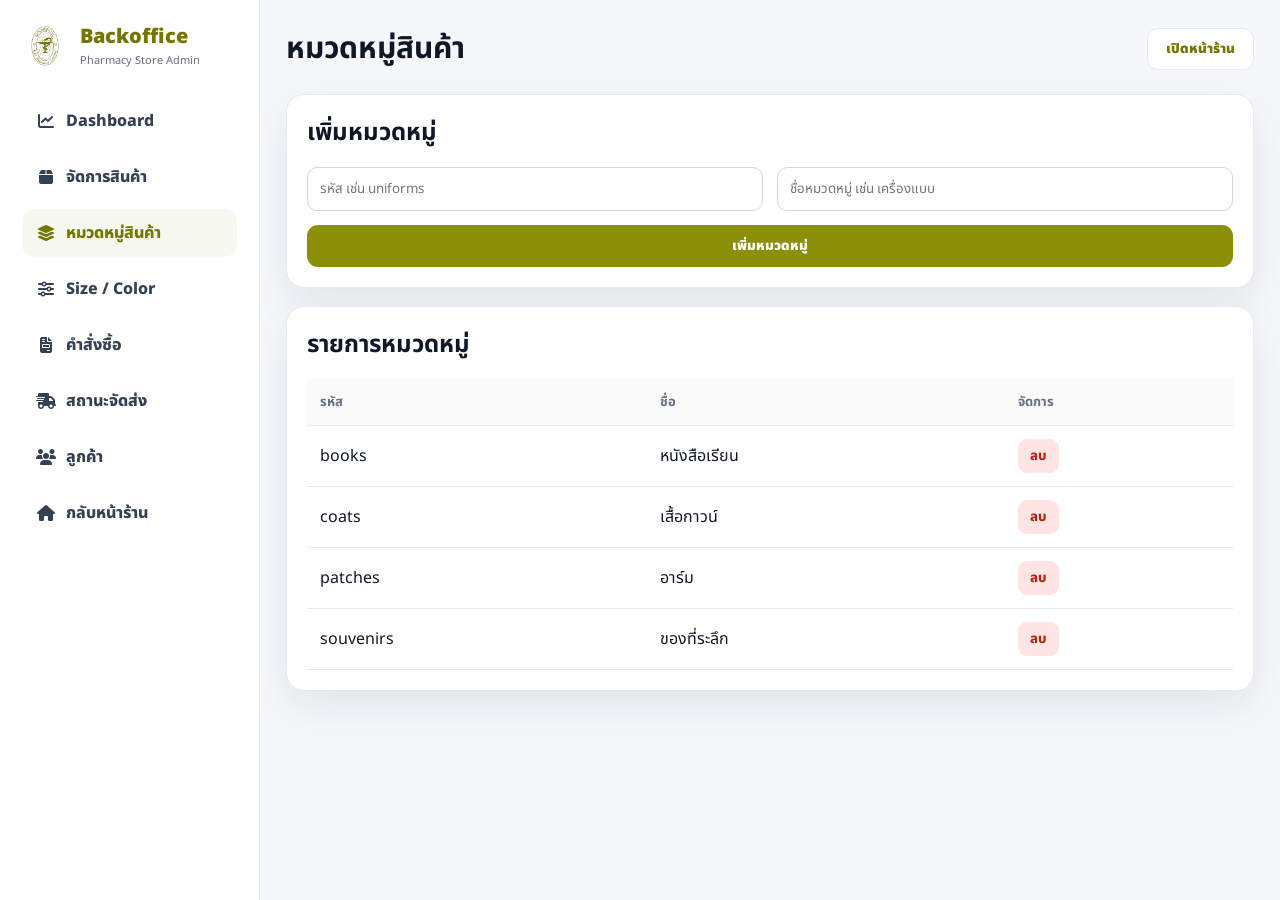
<file: backoffice/categories.html>
<!doctype html>
<html lang="th">
  <head>
    <meta charset="UTF-8" />
    <meta name="viewport" content="width=device-width,initial-scale=1" />
    <title>หมวดหมู่สินค้า</title>
    <link rel="stylesheet" href="admin.css" />
    <link
      rel="stylesheet"
      href="https://cdnjs.cloudflare.com/ajax/libs/font-awesome/6.5.0/css/all.min.css"
    />
  </head>

  <body>
    <!-- Backoffice: จัดการหมวดหมู่สินค้า -->
    <div class="admin-shell" id="root"></div>

    <script src="admin.js"></script>
    <script>
      const appEl = initAdminPage("หมวดหมู่สินค้า");

      function renderCategories() {
        const categories = getStore(CAT_KEY);

        appEl.innerHTML = `
          <section class="panel">
            <h2>เพิ่มหมวดหมู่</h2>
            <form class="form" id="catForm">
              <input id="catId" required placeholder="รหัส เช่น uniforms">
              <input id="catName" required placeholder="ชื่อหมวดหมู่ เช่น เครื่องแบบ">
              <button class="btn full" type="submit">เพิ่มหมวดหมู่</button>
            </form>
          </section>

          <section class="panel">
            <h2>รายการหมวดหมู่</h2>
            <div class="table-wrap">
              <table>
                <thead>
                  <tr>
                    <th>รหัส</th>
                    <th>ชื่อ</th>
                    <th>จัดการ</th>
                  </tr>
                </thead>
                <tbody>
                  ${
                    categories
                      .map(
                        (cat) => `
                          <tr>
                            <td>${escapeHtml(cat.id)}</td>
                            <td>${escapeHtml(cat.name)}</td>
                            <td>
                              <button class="small del" type="button" data-action="delete-category" data-id="${escapeHtml(cat.id)}">
                                ลบ
                              </button>
                            </td>
                          </tr>
                        `,
                      )
                      .join("") || '<tr><td colspan="3">ยังไม่มีหมวดหมู่</td></tr>'
                  }
                </tbody>
              </table>
            </div>
          </section>
        `;

        document.getElementById("catForm").addEventListener("submit", (event) => {
          event.preventDefault();

          const catId = document.getElementById("catId").value.trim();
          const catName = document.getElementById("catName").value.trim();
          const categories = getStore(CAT_KEY);

          if (categories.some((cat) => cat.id === catId)) {
            alert("รหัสหมวดหมู่นี้มีแล้ว");
            return;
          }

          setStore(CAT_KEY, [...categories, { id: catId, name: catName }]);
          renderCategories();
        });
      }

      appEl.addEventListener("click", (event) => {
        const button = event.target.closest("[data-action='delete-category']");
        if (!button) return;

        const id = button.dataset.id;
        if (!confirm("ลบหมวดหมู่นี้?")) return;

        setStore(
          CAT_KEY,
          getStore(CAT_KEY).filter((cat) => cat.id !== id),
        );
        renderCategories();
      });

      renderCategories();
    </script>
  </body>
</html>
</file>
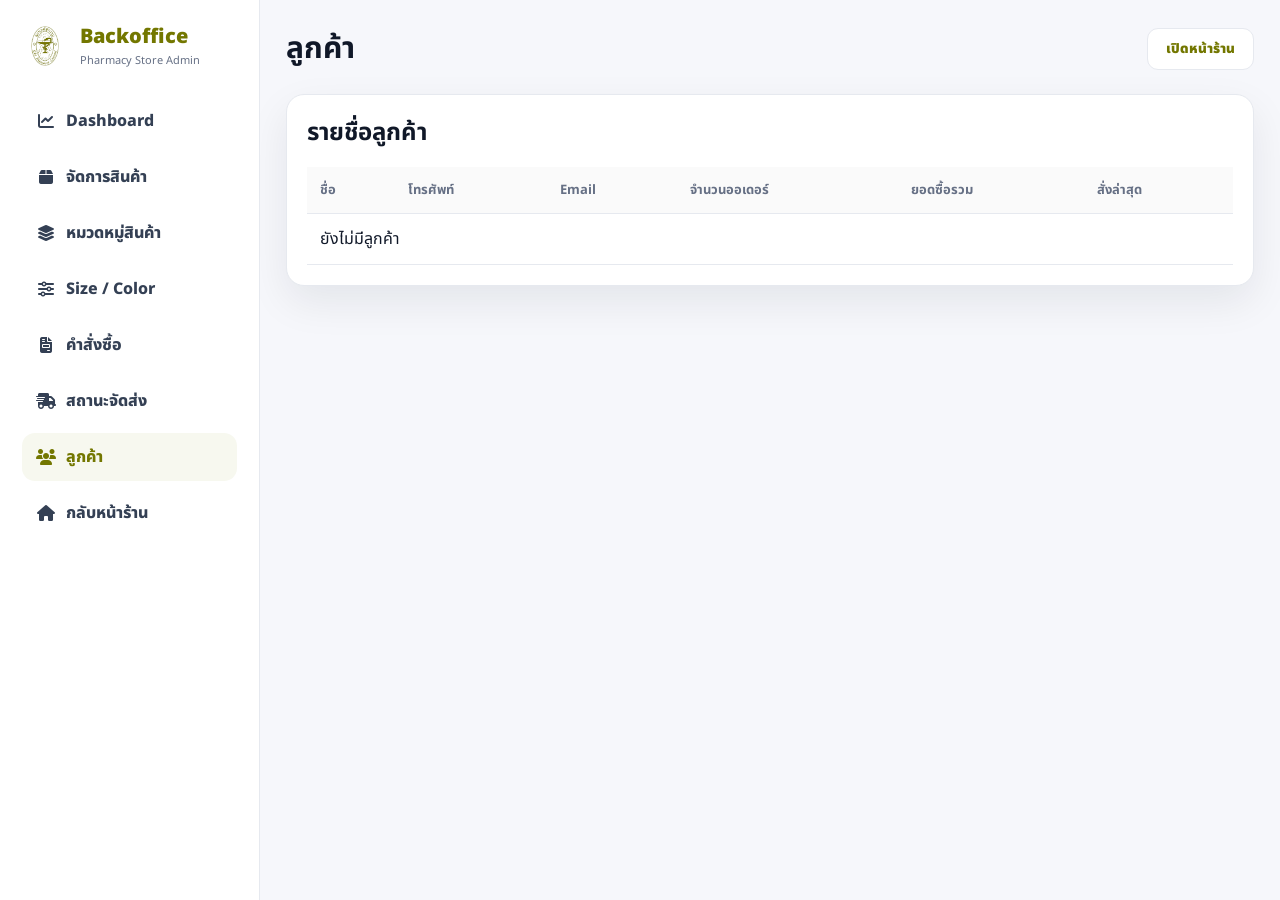
<file: backoffice/customers.html>
<!doctype html>
<html lang="th">
  <head>
    <meta charset="UTF-8" />
    <meta name="viewport" content="width=device-width,initial-scale=1" />
    <title>ลูกค้า</title>
    <link rel="stylesheet" href="admin.css" />
    <link
      rel="stylesheet"
      href="https://cdnjs.cloudflare.com/ajax/libs/font-awesome/6.5.0/css/all.min.css"
    />
  </head>
  <body>
    <!-- Backoffice: รายชื่อลูกค้าจากประวัติออเดอร์ -->
    <div class="admin-shell" id="root"></div>
    <script src="admin.js"></script>
    <script>
      const appEl = initAdminPage("ลูกค้า");
      const orders = getStore(ORDER_KEY);
      const map = {};
      orders.forEach((o) => {
        const key = o.customer.email || o.customer.phone;
        if (!map[key]) map[key] = { ...o.customer, count: 0, total: 0, last: o.createdAt };
        map[key].count++;
        map[key].total += Number(o.total || 0);
        map[key].last = o.createdAt;
      });
      const customers = Object.values(map);
      appEl.innerHTML = `<section class="panel"><h2>รายชื่อลูกค้า</h2><div class="table-wrap"><table><thead><tr><th>ชื่อ</th><th>โทรศัพท์</th><th>Email</th><th>จำนวนออเดอร์</th><th>ยอดซื้อรวม</th><th>สั่งล่าสุด</th></tr></thead><tbody>${customers.map((c) => `<tr><td>${c.name}</td><td>${c.phone}</td><td>${c.email}</td><td>${c.count}</td><td>${baht(c.total)}</td><td>${fmtDate(c.last)}</td></tr>`).join("") || '<tr><td colspan="6">ยังไม่มีลูกค้า</td></tr>'}</tbody></table></div></section>`;
    </script>
  </body>
</html>
</file>
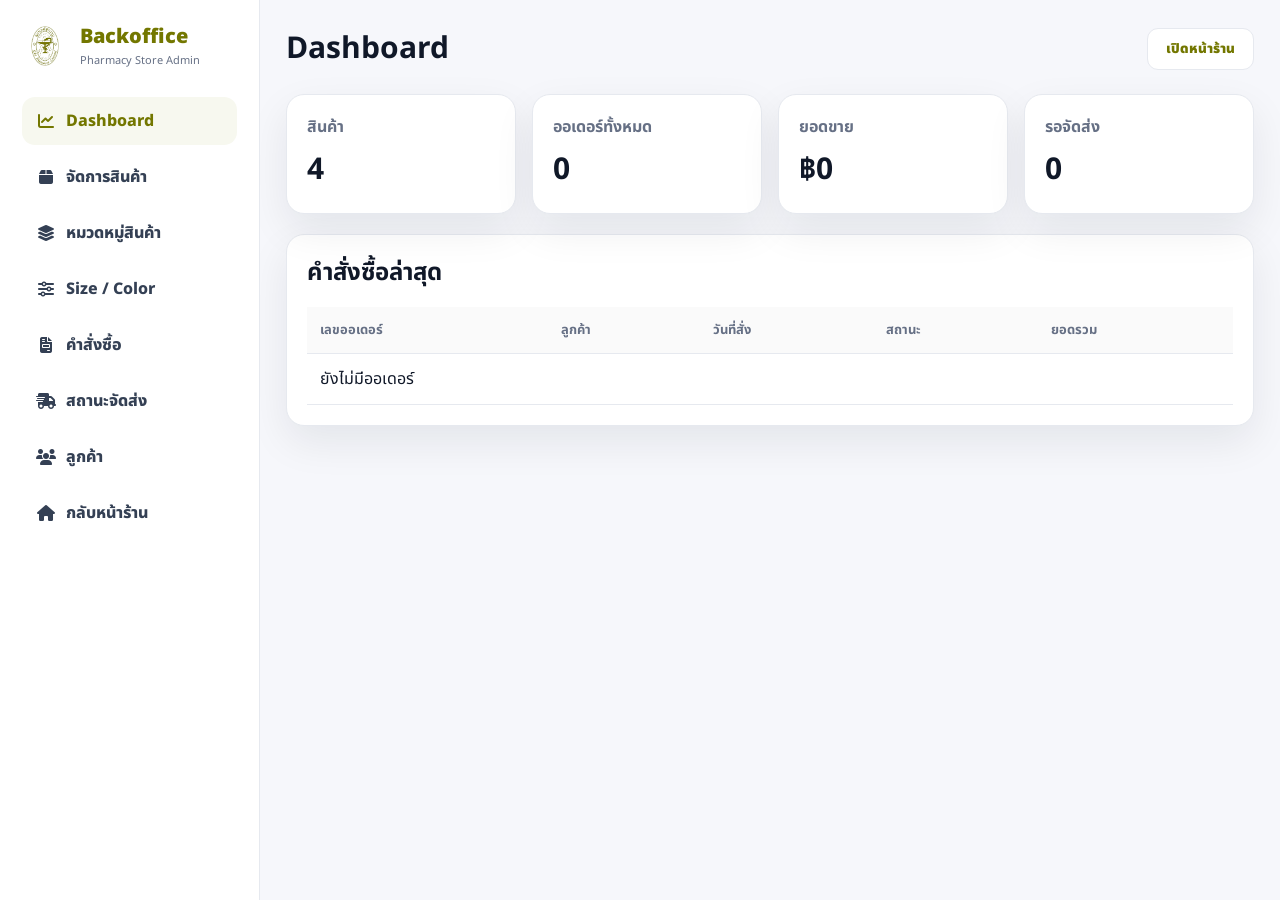
<file: backoffice/dashboard.html>
<!doctype html>
<html lang="th">
  <head>
    <meta charset="UTF-8" />
    <meta name="viewport" content="width=device-width,initial-scale=1" />
    <title>Dashboard</title>
    <link rel="stylesheet" href="admin.css" />
    <link
      rel="stylesheet"
      href="https://cdnjs.cloudflare.com/ajax/libs/font-awesome/6.5.0/css/all.min.css"
    />
  </head>
  <body>
    <!-- Backoffice: Dashboard สรุปจำนวนสินค้า ออเดอร์ และยอดขาย -->
    <div class="admin-shell" id="root"></div>
    <script src="admin.js"></script>
    <script>
      const appEl = initAdminPage("Dashboard");
      const products = getStore(PRODUCT_KEY),
        orders = getStore(ORDER_KEY);
      const revenue = orders.reduce((s, o) => s + Number(o.total || 0), 0);
      appEl.innerHTML = `<section class="cards"><div class="metric"><span>สินค้า</span><b>${products.length}</b></div><div class="metric"><span>ออเดอร์ทั้งหมด</span><b>${orders.length}</b></div><div class="metric"><span>ยอดขาย</span><b>${baht(revenue)}</b></div><div class="metric"><span>รอจัดส่ง</span><b>${orders.filter((o) => !["จัดส่งสำเร็จ", "ยกเลิก"].includes(o.status)).length}</b></div></section><section class="panel"><h2>คำสั่งซื้อล่าสุด</h2><div class="table-wrap"><table><thead><tr><th>เลขออเดอร์</th><th>ลูกค้า</th><th>วันที่สั่ง</th><th>สถานะ</th><th>ยอดรวม</th></tr></thead><tbody>${
        orders
          .slice(0, 8)
          .map(
            (o) =>
              `<tr><td>${o.id}</td><td>${o.customer?.name || "-"}</td><td>${fmtDate(o.createdAt)}</td><td><span class="status">${o.status}</span></td><td>${baht(o.total)}</td></tr>`,
          )
          .join("") || '<tr><td colspan="5">ยังไม่มีออเดอร์</td></tr>'
      }</tbody></table></div></section>`;
    </script>
  </body>
</html>
</file>
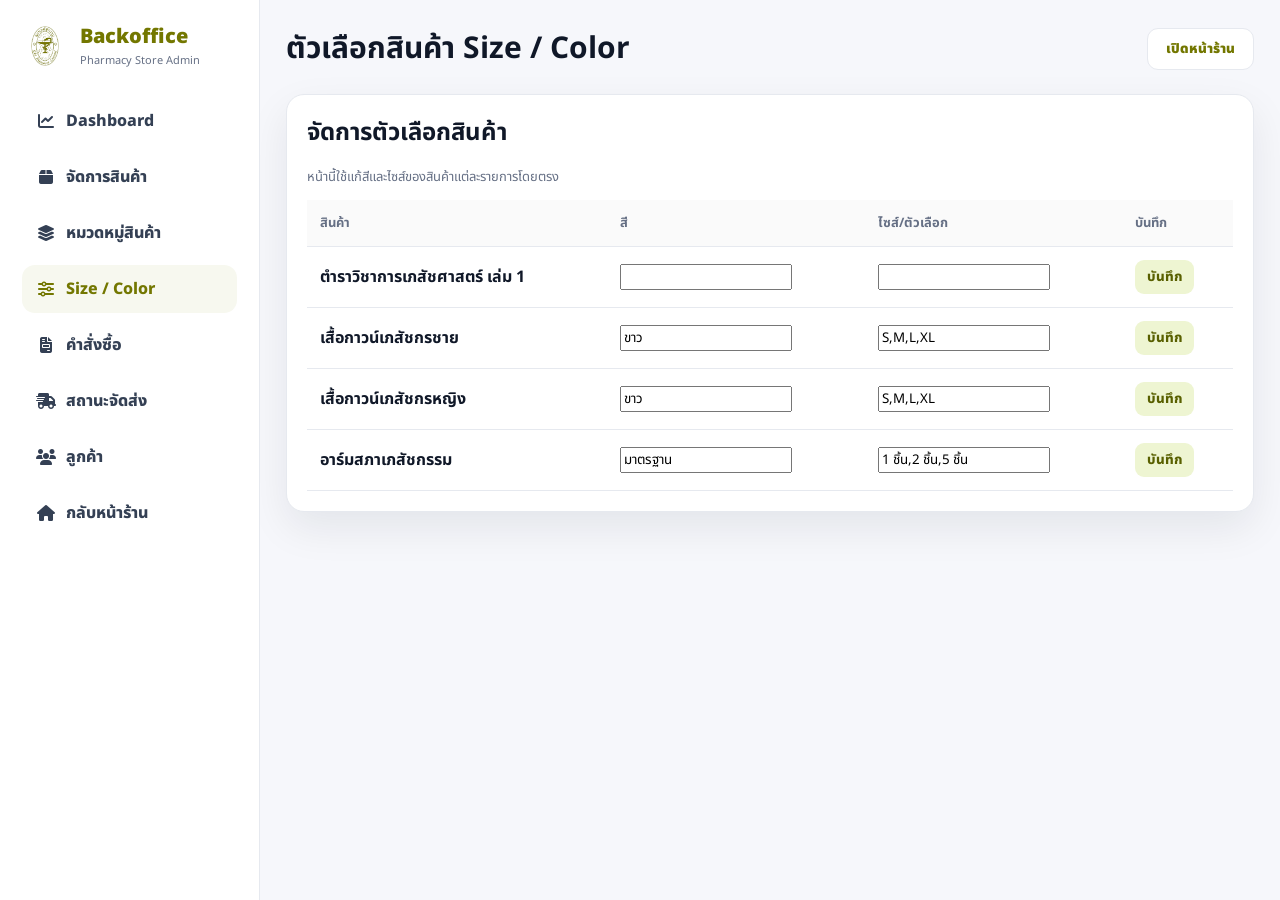
<file: backoffice/options.html>
<!doctype html>
<html lang="th">
  <head>
    <meta charset="UTF-8" />
    <meta name="viewport" content="width=device-width,initial-scale=1" />
    <title>Size / Color</title>
    <link rel="stylesheet" href="admin.css" />
    <link
      rel="stylesheet"
      href="https://cdnjs.cloudflare.com/ajax/libs/font-awesome/6.5.0/css/all.min.css"
    />
  </head>

  <body>
    <!-- Backoffice: จัดการตัวเลือกสินค้า เช่น Size และ Color -->
    <div class="admin-shell" id="root"></div>

    <script src="admin.js"></script>
    <script>
      const appEl = initAdminPage("ตัวเลือกสินค้า Size / Color");

      function renderOptions() {
        const products = getStore(PRODUCT_KEY);

        appEl.innerHTML = `
          <section class="panel">
            <h2>จัดการตัวเลือกสินค้า</h2>
            <p class="hint">หน้านี้ใช้แก้สีและไซส์ของสินค้าแต่ละรายการโดยตรง</p>

            <div class="table-wrap">
              <table>
                <thead>
                  <tr>
                    <th>สินค้า</th>
                    <th>สี</th>
                    <th>ไซส์/ตัวเลือก</th>
                    <th>บันทึก</th>
                  </tr>
                </thead>
                <tbody>
                  ${
                    products
                      .map(
                        (product) => `
                          <tr>
                            <td><b>${escapeHtml(product.name)}</b></td>
                            <td>
                              <input id="color_${escapeHtml(product.id)}" value="${escapeHtml((product.colors || []).join(","))}">
                            </td>
                            <td>
                              <input id="size_${escapeHtml(product.id)}" value="${escapeHtml((product.sizes || []).join(","))}">
                            </td>
                            <td>
                              <button class="small edit" type="button" data-action="save-option" data-id="${escapeHtml(product.id)}">
                                บันทึก
                              </button>
                            </td>
                          </tr>
                        `,
                      )
                      .join("") || '<tr><td colspan="4">ยังไม่มีสินค้า</td></tr>'
                  }
                </tbody>
              </table>
            </div>
          </section>
        `;
      }

      appEl.addEventListener("click", (event) => {
        const button = event.target.closest("[data-action='save-option']");
        if (!button) return;

        const id = button.dataset.id;
        const colorInput = document.getElementById(`color_${id}`);
        const sizeInput = document.getElementById(`size_${id}`);

        const nextProducts = getStore(PRODUCT_KEY).map((product) => {
          if (product.id !== id) return product;

          return {
            ...product,
            colors: colorInput.value
              .split(",")
              .map((item) => item.trim())
              .filter(Boolean),
            sizes: sizeInput.value
              .split(",")
              .map((item) => item.trim())
              .filter(Boolean),
            updatedAt: new Date().toISOString(),
          };
        });

        setStore(PRODUCT_KEY, nextProducts);
        alert("บันทึกตัวเลือกสินค้าแล้ว");
        renderOptions();
      });

      renderOptions();
    </script>
  </body>
</html>
</file>
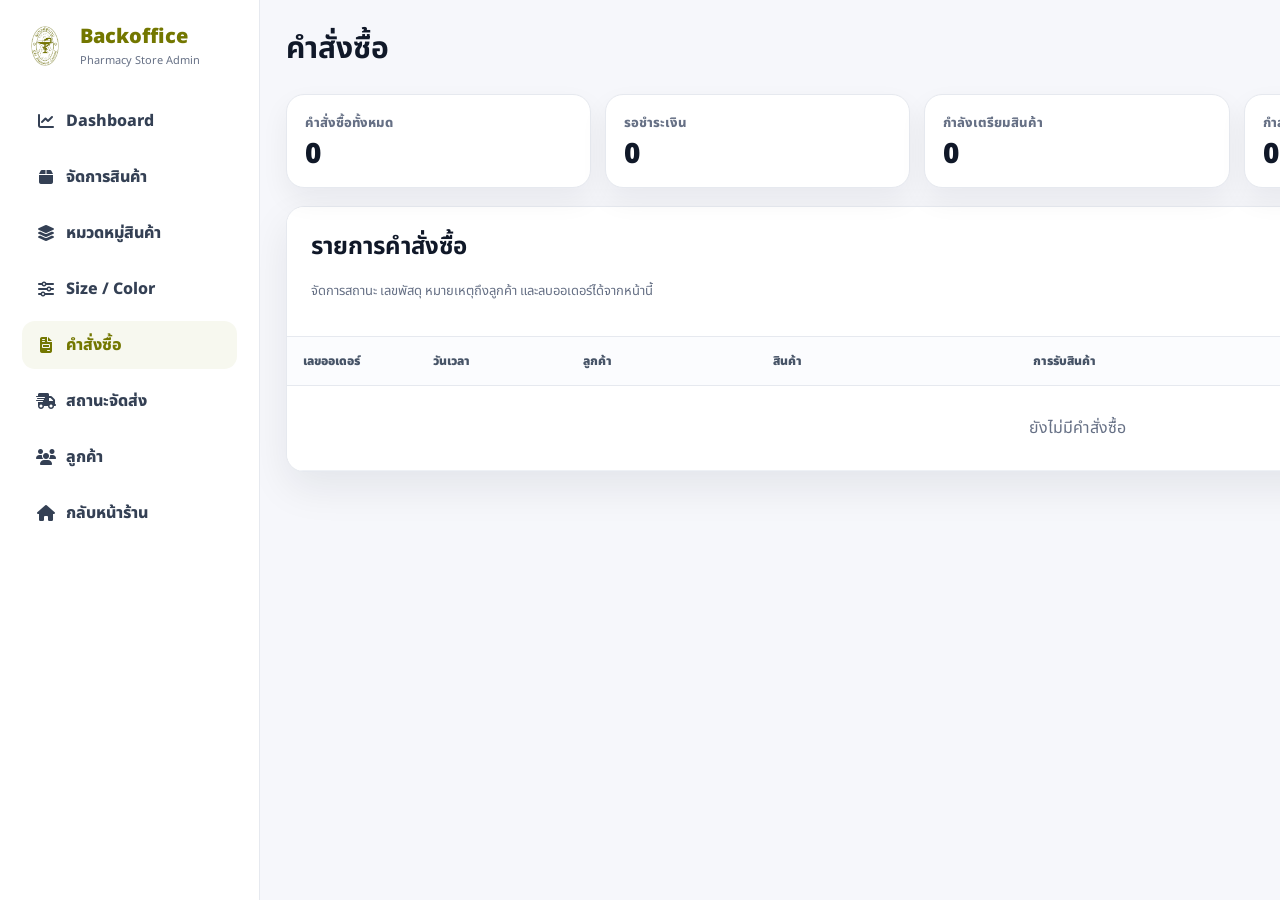
<file: backoffice/orders.html>
<!doctype html>
<html lang="th">
  <head>
    <meta charset="UTF-8" />
    <meta name="viewport" content="width=device-width, initial-scale=1" />
    <title>คำสั่งซื้อ</title>
    <link rel="stylesheet" href="admin.css" />
    <link
      rel="stylesheet"
      href="https://cdnjs.cloudflare.com/ajax/libs/font-awesome/6.5.0/css/all.min.css"
    />
  </head>
  <body>
    <!-- Backoffice: จัดการคำสั่งซื้อ สถานะ Tracking หมายเหตุ และลบออเดอร์ -->
    <div class="admin-shell" id="root"></div>

    <script src="admin.js"></script>
    <script>
      // =============================================================
      // หน้า Backoffice: คำสั่งซื้อ
      // หน้านี้ออกแบบใหม่ให้เหมือนระบบ E-Commerce จริง
      // - ตารางกว้างอ่านง่าย
      // - ช่อง Tracking และหมายเหตุมีขนาดพอดี
      // - มีปุ่มลบออเดอร์
      // - เปลี่ยนสถานะแล้วบันทึกลง localStorage ทันที
      // =============================================================

      const appEl = initAdminPage("คำสั่งซื้อ");

      // สถานะหลักของออเดอร์ 
      const statuses = [
      "รอชำระเงิน",
      "กำลังเตรียมสินค้า",
      "พร้อมรับสินค้า",
      "กำลังจัดส่ง",
      "จัดส่งสำเร็จ",
      "ยกเลิก",
     ];

      // class สีของแต่ละสถานะ ใช้คู่กับ admin.css
      const statusClass = {
      "รอชำระเงิน": "status-pending",
      "กำลังเตรียมสินค้า": "status-preparing",
      "พร้อมรับสินค้า": "status-ready-pickup",
      "กำลังจัดส่ง": "status-shipping",
      "จัดส่งสำเร็จ": "status-completed",
      "ยกเลิก": "status-cancelled",
     };

      function badge(status) {
        return `<span class="status-badge ${statusClass[status] || "status-preparing"}">${status}</span>`;
      }

      function deliveryLabel(type) {
        if (type === "pickup") return "รับด้วยตนเอง";
        if (type === "registered") return "จัดส่งที่อยู่ที่ลงทะเบียนไว้";
        if (type === "custom") return "เลือกที่อยู่เอง";
        return "-";
      }

      function deliveryClass(type) {
        if (type === "pickup") return "delivery-pickup";
        if (type === "registered") return "delivery-registered";
        if (type === "custom") return "delivery-custom";
        return "";
      }

      function itemList(order) {
        return (order.items || [])
          .map(
            (item) => `
        <div class="order-product-line">
          <span class="order-product-name">${item.name}</span>
          <span class="order-product-option">${item.color || "-"} / ${item.size || "-"} / จำนวน ${item.qty}</span>
        </div>
      `,
          )
          .join("");
      }

      function renderSummary(orders) {
        const total = orders.length;
        const pending = orders.filter((o) => o.status === "รอชำระเงิน").length;
        const preparing = orders.filter((o) => o.status === "กำลังเตรียมสินค้า").length;
        const shipping = orders.filter((o) => o.status === "กำลังจัดส่ง").length;
        const income = orders
          .filter((o) => o.status !== "ยกเลิก")
          .reduce((sum, o) => sum + Number(o.total || 0), 0);

        return `
        <section class="order-summary-grid">
          <div class="order-summary-card">
            <span>คำสั่งซื้อทั้งหมด</span>
            <strong>${total}</strong>
          </div>
          <div class="order-summary-card">
            <span>รอชำระเงิน</span>
            <strong>${pending}</strong>
          </div>
          <div class="order-summary-card">
            <span>กำลังเตรียมสินค้า</span>
            <strong>${preparing}</strong>
          </div>
          <div class="order-summary-card">
            <span>กำลังจัดส่ง</span>
            <strong>${shipping}</strong>
          </div>
          <div class="order-summary-card order-summary-card--income">
            <span>ยอดรวมที่ไม่ถูกยกเลิก</span>
            <strong>${baht(income)}</strong>
          </div>
        </section>
      `;
      }

      function render() {
        const orders = getStore(ORDER_KEY);

        appEl.innerHTML = `
        ${renderSummary(orders)}

        <section class="panel order-panel">
          <div class="panel-head order-panel-head">
            <div>
              <h2>รายการคำสั่งซื้อ</h2>
              <p class="hint">จัดการสถานะ เลขพัสดุ หมายเหตุถึงลูกค้า และลบออเดอร์ได้จากหน้านี้</p>
            </div>
            <button class="btn light" onclick="render()">
              <i class="fa-solid fa-rotate-right"></i>
              รีเฟรช
            </button>
          </div>

          <div class="table-wrap order-table-wrap">
            <table class="order-table">
              <thead>
                <tr>
                  <th class="col-order">เลขออเดอร์</th>
                  <th class="col-date">วันเวลา</th>
                  <th class="col-customer">ลูกค้า</th>
                  <th class="col-products">สินค้า</th>
                  <th class="col-delivery">การรับสินค้า</th>
                  <th class="col-total">ยอดรวม</th>
                  <th class="col-status">สถานะ</th>
                  <th class="col-manage">จัดการ</th>
                </tr>
              </thead>
              <tbody>
                ${
                  orders
                    .map(
                      (o) => `
                  <tr>
                    <td class="order-id-cell">
                      <b>${o.id}</b>
                      <span class="order-subtext">Order ID</span>
                    </td>

                    <td>
                      <b>${fmtDate(o.createdAt).split(" ")[0] || "-"}</b>
                      <span class="order-subtext">${fmtDate(o.createdAt).split(" ")[1] || ""}</span>
                    </td>

                    <td>
                      <div class="customer-mini">
                        <div class="customer-avatar">${(o.customer?.name || "U").slice(0, 1).toUpperCase()}</div>
                        <div>
                          <b>${o.customer?.name || "-"}</b>
                          <span>${o.customer?.phone || "-"}</span>
                          <span>${o.paymentStatus || "รอชำระเงิน"}</span>
                        </div>
                      </div>
                    </td>

                    <td class="order-items-cell">
                      ${itemList(o)}
                    </td>

                    <td>
                      <div class="delivery-card ${deliveryClass(o.delivery?.type)}">
                        <b>${deliveryLabel(o.delivery?.type)}</b>
                        <span>${o.delivery?.address || "-"}</span>
                      </div>
                    </td>

                    <td class="total-cell">${baht(o.total)}</td>

                    <td>${badge(o.status)}</td>

                    <td>
                      <div class="order-actions-box">
                        <!-- ช่องเปลี่ยนสถานะ: ขนาด 100% ภายในช่องจัดการ -->
                        <label>
                          <span>สถานะ</span>
                          <select class="status-select full-control" onchange="updateStatus('${o.id}', this.value)">
                            ${statuses.map((s) => `<option ${o.status === s ? "selected" : ""}>${s}</option>`).join("")}
                          </select>
                        </label>

                        <!-- ช่องเลขพัสดุ: ใช้เมื่อเลือกการจัดส่ง -->
                        <label>
                          <span>เลขพัสดุ</span>
                          <input class="tracking-input full-control" value="${o.tracking || ""}" onchange="updateTracking('${o.id}', this.value)" placeholder="เช่น TH123456789TH">
                        </label>

                        <!-- หมายเหตุถึงลูกค้า: ใช้แจ้งกรณีสินค้าหมด หรือข้อมูลเพิ่มเติม -->
                        <label>
                          <span>หมายเหตุถึงลูกค้า</span>
                          <textarea class="note-input full-control" onchange="updateNote('${o.id}', this.value)" placeholder="เช่น สินค้าหมดชั่วคราว เจ้าหน้าที่จะติดต่อกลับ">${o.customer?.note || ""}</textarea>
                        </label>

                        <div class="order-action-row">
                          <button class="small edit" onclick="saveOrder('${o.id}')">
                            <i class="fa-solid fa-floppy-disk"></i>
                            บันทึก
                          </button>
                          <button class="small del" onclick="deleteOrder('${o.id}')">
                            <i class="fa-solid fa-trash-can"></i>
                            ลบออเดอร์
                          </button>
                        </div>
                      </div>
                    </td>
                  </tr>`,
                    )
                    .join("") ||
                  '<tr><td colspan="8" class="empty-row">ยังไม่มีคำสั่งซื้อ</td></tr>'
                }
              </tbody>
            </table>
          </div>
        </section>`;
      }

      // เปลี่ยนสถานะออเดอร์
      window.updateStatus = (id, status) => {
        setStore(
          ORDER_KEY,
          getStore(ORDER_KEY).map((o) => (o.id === id ? { ...o, status } : o)),
        );
        render();
      };

      // เพิ่มเลขพัสดุ ถ้ามีเลขพัสดุจะเปลี่ยนสถานะเป็น กำลังจัดส่ง อัตโนมัติ
      window.updateTracking = (id, tracking) => {
        setStore(
          ORDER_KEY,
          getStore(ORDER_KEY).map((o) => {
            if (o.id !== id) return o;
            return { ...o, tracking, status: tracking ? "กำลังจัดส่ง" : o.status };
          }),
        );
        render();
      };

      // บันทึกหมายเหตุถึงลูกค้า เช่น กรณีสินค้าหมด
      window.updateNote = (id, note) => {
        setStore(
          ORDER_KEY,
          getStore(ORDER_KEY).map((o) => {
            if (o.id !== id) return o;
            return { ...o, customer: { ...o.customer, note } };
          }),
        );
      };

      // ปุ่มบันทึก ใช้แสดงผลให้แอดมินรู้ว่าบันทึกแล้ว
      window.saveOrder = (id) => {
        alert("บันทึกข้อมูลออเดอร์เรียบร้อยแล้ว");
        render();
      };

      // ลบออเดอร์ออกจากระบบ Backoffice และหน้าออเดอร์ของลูกค้า
      window.deleteOrder = (id) => {
        const ok = confirm("ต้องการลบออเดอร์นี้ใช่หรือไม่");
        if (!ok) return;
        const orders = getStore(ORDER_KEY).filter((o) => o.id !== id);
        setStore(ORDER_KEY, orders);
        render();
      };

      render();
    </script>
  </body>
</html>
</file>
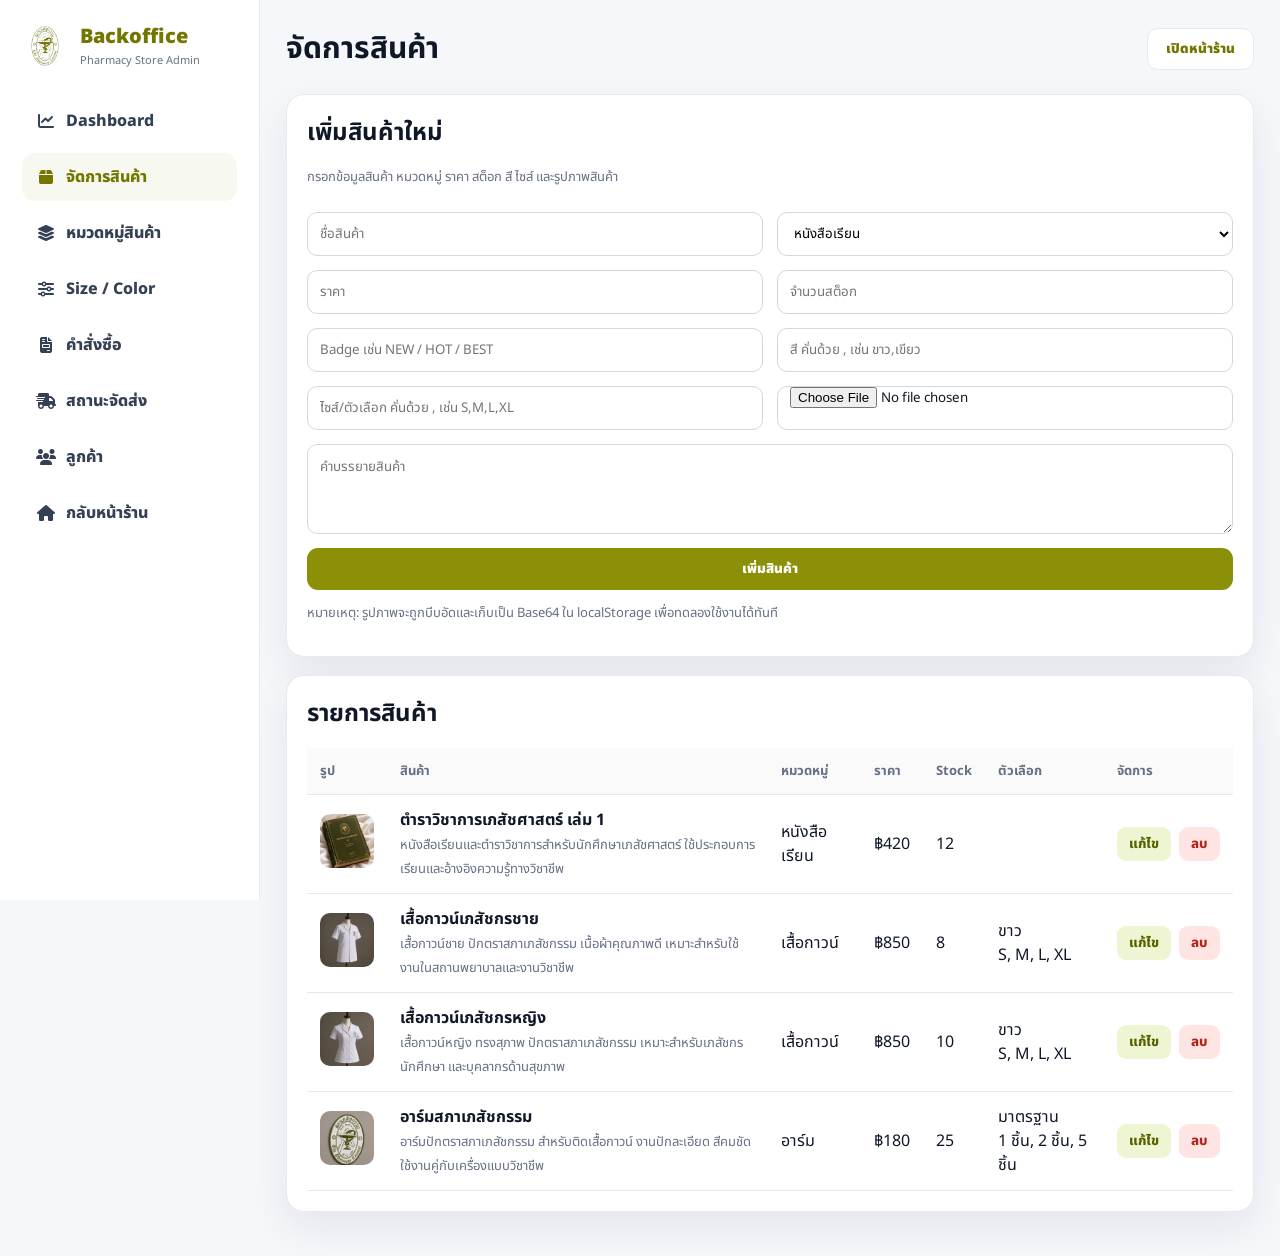
<file: backoffice/products.html>
<!doctype html>
<html lang="th">
  <head>
    <meta charset="UTF-8" />
    <meta name="viewport" content="width=device-width, initial-scale=1" />
    <title>จัดการสินค้า</title>

    <!-- Backoffice stylesheet -->
    <link rel="stylesheet" href="admin.css" />

    <!-- Icon library -->
    <link
      rel="stylesheet"
      href="https://cdnjs.cloudflare.com/ajax/libs/font-awesome/6.5.0/css/all.min.css"
    />
  </head>

  <body>
    <!--
      Backoffice: Products Management
      -------------------------------------------------------------
      หน้านี้ใช้สำหรับ เพิ่ม / แก้ไข / ลบสินค้า
      ข้อมูลเก็บใน localStorage key = pcot_products_v2
      แก้ไขรอบนี้:
      - ใช้ id ของ input ที่ไม่ชนกับ window.name
      - ปุ่มทั้งหมดใช้ data-action
      - บันทึกสินค้าใหม่และแก้ไขสินค้าเดิมได้จริง
      - อ่านรูปภาพเป็น Base64 แบบบีบอัดก่อนบันทึก
      - หลังบันทึกจะ render ตารางใหม่ทันที
    -->
    <div class="admin-shell" id="root"></div>

    <script src="admin.js"></script>

    <script>
      // =============================================================
      // 1) Initial page setup
      // =============================================================
      document.addEventListener("DOMContentLoaded", () => {
        const appEl = initAdminPage("จัดการสินค้า");
        if (!appEl) return;

        // editId = null คือโหมดเพิ่มสินค้าใหม่
        // editId มีค่า คือโหมดแก้ไขสินค้าเดิม
        let editId = null;

        // =============================================================
        // 2) Helper: ดึง element ของฟอร์มทุกครั้งหลัง render
        // =============================================================
        function getFormElements() {
          return {
            form: document.getElementById("productForm"),
            nameInput: document.getElementById("productNameInput"),
            categorySelect: document.getElementById("productCategoryInput"),
            priceInput: document.getElementById("productPriceInput"),
            stockInput: document.getElementById("productStockInput"),
            badgeInput: document.getElementById("productBadgeInput"),
            colorsInput: document.getElementById("productColorsInput"),
            sizesInput: document.getElementById("productSizesInput"),
            imageInput: document.getElementById("productImageInput"),
            descInput: document.getElementById("productDescInput"),
          };
        }

        // =============================================================
        // 3) Helper: แปลงข้อความที่คั่นด้วย comma เป็น array
        // =============================================================
        function commaToArray(value) {
          return String(value || "")
            .split(",")
            .map((item) => item.trim())
            .filter(Boolean);
        }

        // =============================================================
        // 4) Render page
        // =============================================================
        function renderProductsPage() {
          const categories = getStore(CAT_KEY);
          const products = getStore(PRODUCT_KEY);
          const editingProduct = products.find((product) => product.id === editId);

          appEl.innerHTML = `
            <section class="panel">
              <div class="panel-head">
                <div>
                  <h2>${editId ? "แก้ไขสินค้า" : "เพิ่มสินค้าใหม่"}</h2>
                  <p class="hint">
                    กรอกข้อมูลสินค้า หมวดหมู่ ราคา สต็อก สี ไซส์ และรูปภาพสินค้า
                  </p>
                </div>
              </div>

              <form class="form" id="productForm">
                <!-- ชื่อสินค้า -->
                <input id="productNameInput" required placeholder="ชื่อสินค้า" />

                <!-- หมวดหมู่สินค้า -->
                <select id="productCategoryInput" required>
                  ${categories
                    .map(
                      (cat) =>
                        `<option value="${escapeHtml(cat.id)}">${escapeHtml(cat.name)}</option>`,
                    )
                    .join("")}
                </select>

                <!-- ราคา -->
                <input id="productPriceInput" required type="number" min="0" placeholder="ราคา" />

                <!-- จำนวนสต็อก -->
                <input id="productStockInput" required type="number" min="0" placeholder="จำนวนสต็อก" />

                <!-- Badge เช่น NEW / HOT / BEST -->
                <input id="productBadgeInput" placeholder="Badge เช่น NEW / HOT / BEST" />

                <!-- สีสินค้า คั่นด้วย comma -->
                <input id="productColorsInput" placeholder="สี คั่นด้วย , เช่น ขาว,เขียว" />

                <!-- ไซส์หรือตัวเลือก คั่นด้วย comma -->
                <input id="productSizesInput" placeholder="ไซส์/ตัวเลือก คั่นด้วย , เช่น S,M,L,XL" />

                <!-- รูปภาพสินค้า: ถ้าแก้ไขแล้วไม่เลือกใหม่ จะใช้รูปเดิม -->
                <input id="productImageInput" type="file" accept="image/*" />

                <!-- คำบรรยายสินค้า -->
                <textarea id="productDescInput" placeholder="คำบรรยายสินค้า"></textarea>

                <button class="btn full" type="submit">
                  ${editId ? "บันทึกการแก้ไข" : "เพิ่มสินค้า"}
                </button>

                ${
                  editId
                    ? `<button class="btn light full" type="button" data-action="cancel-edit">ยกเลิกการแก้ไข</button>`
                    : ""
                }
              </form>

              <p class="hint">
                หมายเหตุ: รูปภาพจะถูกบีบอัดและเก็บเป็น Base64 ใน localStorage เพื่อทดลองใช้งานได้ทันที
                ${editingProduct ? "หากไม่เลือกรูปใหม่ ระบบจะใช้รูปเดิมของสินค้า" : ""}
              </p>
            </section>

            <section class="panel">
              <h2>รายการสินค้า</h2>

              <div class="table-wrap">
                <table>
                  <thead>
                    <tr>
                      <th>รูป</th>
                      <th>สินค้า</th>
                      <th>หมวดหมู่</th>
                      <th>ราคา</th>
                      <th>Stock</th>
                      <th>ตัวเลือก</th>
                      <th>จัดการ</th>
                    </tr>
                  </thead>

                  <tbody>
                    ${
                      products.length
                        ? products
                            .map(
                              (product) => `
                                <tr>
                                  <td>
                                    <img src="${adminImageSrc(product.image)}" alt="${escapeHtml(product.name)}">
                                  </td>

                                  <td>
                                    <b>${escapeHtml(product.name)}</b><br>
                                    <span class="hint">${escapeHtml(product.desc || "")}</span>
                                  </td>

                                  <td>${escapeHtml(product.categoryName || product.category)}</td>
                                  <td>${baht(product.price)}</td>
                                  <td>${Number(product.stock || 0)}</td>

                                  <td>
                                    ${escapeHtml((product.colors || []).join(", "))}<br>
                                    ${escapeHtml((product.sizes || []).join(", "))}
                                  </td>

                                  <td>
                                    <div class="actions">
                                      <button class="small edit" type="button" data-action="edit" data-id="${escapeHtml(product.id)}">
                                        แก้ไข
                                      </button>

                                      <button class="small del" type="button" data-action="delete" data-id="${escapeHtml(product.id)}">
                                        ลบ
                                      </button>
                                    </div>
                                  </td>
                                </tr>
                              `,
                            )
                            .join("")
                        : '<tr><td colspan="7">ยังไม่มีสินค้า</td></tr>'
                    }
                  </tbody>
                </table>
              </div>
            </section>
          `;

          bindFormSubmit();

          if (editingProduct) {
            fillProductForm(editingProduct);
          }
        }

        // =============================================================
        // 5) Bind form submit
        // =============================================================
        function bindFormSubmit() {
          const { form } = getFormElements();

          form.addEventListener("submit", async (event) => {
            event.preventDefault();
            await saveProduct();
          });
        }

        // =============================================================
        // 6) Save product: เพิ่มสินค้าใหม่ / บันทึกแก้ไขสินค้าเดิม
        // =============================================================
        async function saveProduct() {
          const elements = getFormElements();
          const categories = getStore(CAT_KEY);
          const products = getStore(PRODUCT_KEY);

          const oldProduct = products.find((product) => product.id === editId);
          const selectedCategory = categories.find(
            (cat) => cat.id === elements.categorySelect.value,
          );

          const productName = elements.nameInput.value.trim();

          if (!productName) {
            alert("กรุณากรอกชื่อสินค้า");
            elements.nameInput.focus();
            return;
          }

          let imageData = "";

          try {
            imageData = await readImageFile(elements.imageInput.files[0]);
          } catch (error) {
            console.error(error);
            alert("อ่านไฟล์รูปภาพไม่สำเร็จ กรุณาเลือกรูปภาพใหม่อีกครั้ง");
            return;
          }

          const productData = {
            id: editId || createId("product"),
            name: productName,
            category: elements.categorySelect.value,
            categoryName: selectedCategory?.name || elements.categorySelect.value,
            price: Number(elements.priceInput.value || 0),
            stock: Number(elements.stockInput.value || 0),
            badge: elements.badgeInput.value.trim() || "NEW",

            // สำคัญ: เก็บ path แบบหน้าร้าน ไม่ใส่ ../ เพื่อให้ index.html แสดงได้ถูกต้อง
            image: imageData || oldProduct?.image || "assets/products/book.jpg",

            colors: commaToArray(elements.colorsInput.value),
            sizes: commaToArray(elements.sizesInput.value),
            desc: elements.descInput.value.trim(),
            createdAt: oldProduct?.createdAt || new Date().toISOString(),
            updatedAt: new Date().toISOString(),
          };

          const nextProducts = editId
            ? products.map((product) => (product.id === editId ? productData : product))
            : [productData, ...products];

          const saved = setStore(PRODUCT_KEY, nextProducts);
          if (!saved) return;

          // ตรวจสอบหลังบันทึกว่า localStorage มีสินค้านี้จริง
          const checkProduct = getStore(PRODUCT_KEY).find(
            (product) => product.id === productData.id,
          );

          if (!checkProduct) {
            alert("บันทึกไม่สำเร็จ กรุณาลองใหม่อีกครั้ง");
            return;
          }

          editId = null;
          renderProductsPage();
          window.scrollTo({ top: 0, behavior: "smooth" });
          alert("บันทึกข้อมูลสินค้าเรียบร้อยแล้ว");
        }

        // =============================================================
        // 7) Fill form when editing
        // =============================================================
        function fillProductForm(product) {
          const elements = getFormElements();

          elements.nameInput.value = product.name || "";
          elements.categorySelect.value = product.category || "";
          elements.priceInput.value = product.price || 0;
          elements.stockInput.value = product.stock || 0;
          elements.badgeInput.value = product.badge || "";
          elements.colorsInput.value = (product.colors || []).join(",");
          elements.sizesInput.value = (product.sizes || []).join(",");
          elements.descInput.value = product.desc || "";
        }

        // =============================================================
        // 8) Start editing
        // =============================================================
        function startEditProduct(id) {
          const products = getStore(PRODUCT_KEY);
          const exists = products.some((product) => product.id === id);

          if (!exists) {
            alert("ไม่พบสินค้าที่ต้องการแก้ไข");
            return;
          }

          editId = id;
          renderProductsPage();
          window.scrollTo({ top: 0, behavior: "smooth" });
        }

        // =============================================================
        // 9) Delete product
        // =============================================================
        function deleteProduct(id) {
          if (!confirm("ลบสินค้านี้?")) return;

          const nextProducts = getStore(PRODUCT_KEY).filter(
            (product) => product.id !== id,
          );

          const saved = setStore(PRODUCT_KEY, nextProducts);
          if (!saved) return;

          if (editId === id) editId = null;
          renderProductsPage();
        }

        // =============================================================
        // 10) Event delegation สำหรับปุ่มในหน้า Products
        // =============================================================
        appEl.addEventListener("click", (event) => {
          const button = event.target.closest("[data-action]");
          if (!button) return;

          const action = button.dataset.action;
          const id = button.dataset.id;

          if (action === "edit") {
            startEditProduct(id);
          }

          if (action === "delete") {
            deleteProduct(id);
          }

          if (action === "cancel-edit") {
            editId = null;
            renderProductsPage();
            window.scrollTo({ top: 0, behavior: "smooth" });
          }
        });

        // =============================================================
        // 11) First render
        // =============================================================
        renderProductsPage();
      });
    </script>
  </body>
</html>
</file>
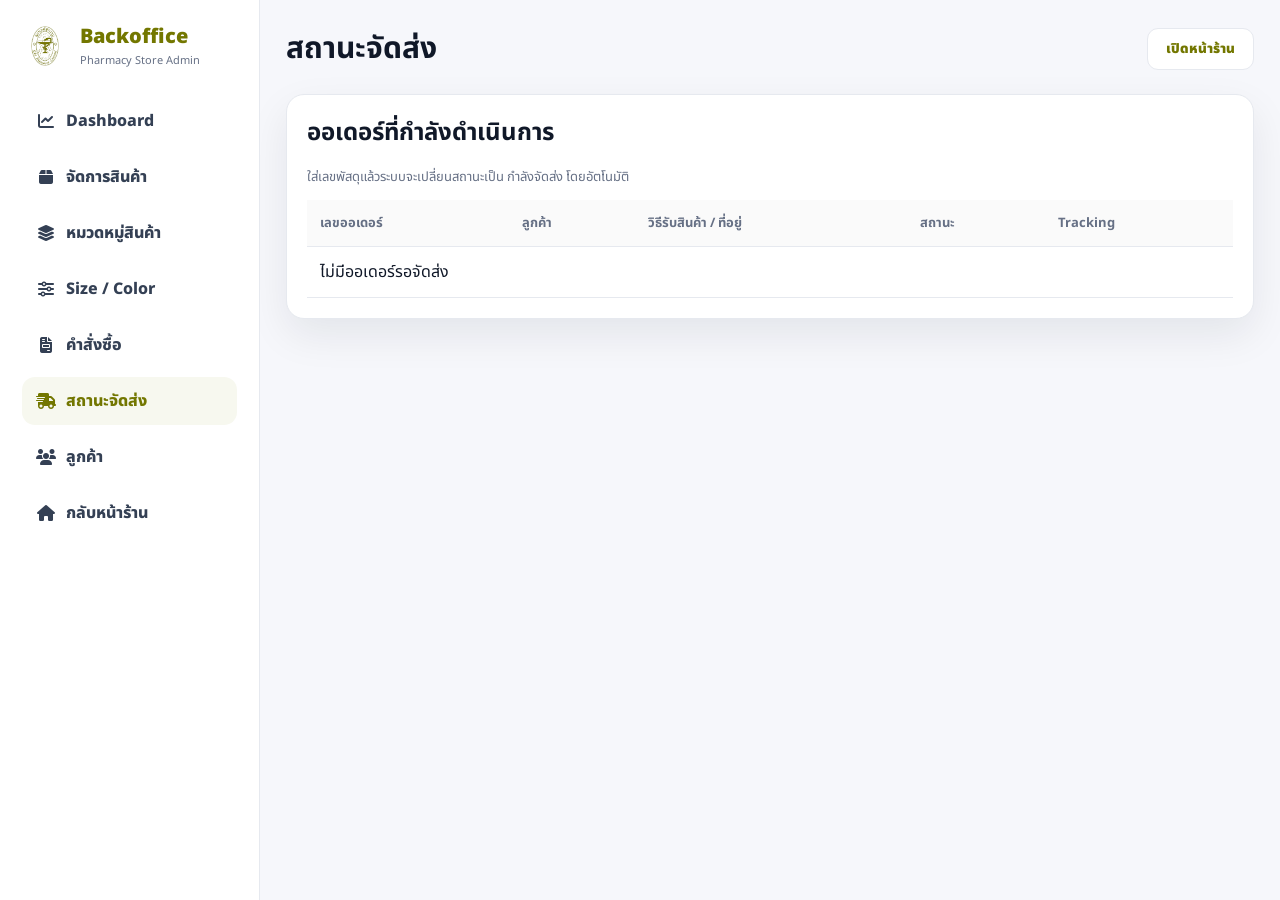
<file: backoffice/shipping.html>
<!doctype html>
<html lang="th">
  <head>
    <meta charset="UTF-8" />
    <meta name="viewport" content="width=device-width, initial-scale=1" />
    <title>สถานะจัดส่ง</title>
    <link rel="stylesheet" href="admin.css" />
    <link
      rel="stylesheet"
      href="https://cdnjs.cloudflare.com/ajax/libs/font-awesome/6.5.0/css/all.min.css"
    />
  </head>
  <body>
    <!-- Backoffice: หน้าสถานะจัดส่งและเลขพัสดุ -->
    <div class="admin-shell" id="root"></div>

    <script src="admin.js"></script>
    <script>
      // =============================================================
      // หน้า Backoffice: สถานะจัดส่ง
      // ใช้สำหรับใส่เลขพัสดุและติดตามออเดอร์ที่ยังไม่สำเร็จ
      // =============================================================

      const appEl = initAdminPage("สถานะจัดส่ง");

      const statusClass = {
        รอชำระเงิน: "status-pending",
        กำลังเตรียมสินค้า: "status-preparing",
        กำลังจัดส่ง: "status-shipping",
        จัดส่งสำเร็จ: "status-completed",
        ยกเลิก: "status-cancelled",
      };

      function badge(status) {
        return `<span class="status-badge ${statusClass[status] || "status-preparing"}">${status}</span>`;
      }

      function deliveryLabel(type) {
        if (type === "pickup") return "รับด้วยตนเอง";
        if (type === "registered") return "จัดส่งที่อยู่ที่ลงทะเบียนไว้";
        if (type === "custom") return "เลือกที่อยู่เอง";
        return "-";
      }

      function render() {
        const orders = getStore(ORDER_KEY).filter(
          (o) => !["จัดส่งสำเร็จ", "ยกเลิก"].includes(o.status),
        );

        appEl.innerHTML = `
        <section class="panel">
          <h2>ออเดอร์ที่กำลังดำเนินการ</h2>
          <p class="hint">ใส่เลขพัสดุแล้วระบบจะเปลี่ยนสถานะเป็น กำลังจัดส่ง โดยอัตโนมัติ</p>

          <div class="table-wrap">
            <table>
              <thead>
                <tr>
                  <th>เลขออเดอร์</th>
                  <th>ลูกค้า</th>
                  <th>วิธีรับสินค้า / ที่อยู่</th>
                  <th>สถานะ</th>
                  <th>Tracking</th>
                </tr>
              </thead>
              <tbody>
                ${
                  orders
                    .map(
                      (o) => `
                  <tr>
                    <td><b>${o.id}</b><br><span class="hint">${fmtDate(o.createdAt)}</span></td>
                    <td>${o.customer.name}<br><span class="hint">${o.customer.phone}</span></td>
                    <td><b>${deliveryLabel(o.delivery?.type)}</b><br><span class="hint">${o.delivery?.address || "-"}</span></td>
                    <td>${badge(o.status)}</td>
                    <td><input value="${o.tracking || ""}" onchange="saveTrack('${o.id}', this.value)" placeholder="ใส่เลขพัสดุ"></td>
                  </tr>`,
                    )
                    .join("") || '<tr><td colspan="5">ไม่มีออเดอร์รอจัดส่ง</td></tr>'
                }
              </tbody>
            </table>
          </div>
        </section>`;
      }

      window.saveTrack = (id, tracking) => {
        setStore(
          ORDER_KEY,
          getStore(ORDER_KEY).map((o) => {
            if (o.id !== id) return o;
            return { ...o, tracking, status: tracking ? "กำลังจัดส่ง" : o.status };
          }),
        );
        render();
      };

      render();
    </script>
  </body>
</html>
</file>
<file: backoffice/admin.css>
/* =============================================================
   Pharmacy Real Shop - Backoffice Stylesheet
   CSS สำหรับหน้า Dashboard / Products / Categories / Orders / Shipping / Customers
   จัดเรียงให้อ่านง่ายและแก้ไขต่อได้ง่าย
   ============================================================= */

@import url("https://fonts.googleapis.com/css2?family=Noto+Sans+Thai:wght@400;600;700;800;900&display=swap");
/* ---------- 1) Theme Variables ---------- */
:root {
  --olive: #737700;
  --olive2: #8b9008;
  --dark: #101828;
  --muted: #667085;
  --line: #e6e9ef;
  --soft: #f7f8ef;
  --shadow: 0 16px 40px rgba(16, 24, 40, 0.08);
}
/* ---------- 2) Base Reset ---------- */
* {
  box-sizing: border-box;
}
body {
  margin: 0;
  font-family: "Noto Sans Thai", sans-serif;
  background: #f6f7fb;
  color: var(--dark);
}
a {
  text-decoration: none;
  color: inherit;
}
button,
input,
select,
textarea {
  font-family: inherit;
}
/* ---------- 3) Admin Layout / โครงหน้า Backoffice ---------- */
.admin-shell {
  display: grid;
  grid-template-columns: 260px 1fr;
  min-height: 100vh;
}
/* ---------- 4) Sidebar / เมนูด้านซ้าย ---------- */
.side {
  background: #fff;
  border-right: 1px solid var(--line);
  padding: 22px;
  position: sticky;
  top: 0;
  height: 100vh;
}
.brand {
  display: flex;
  gap: 12px;
  align-items: center;
  margin-bottom: 28px;
}
.brand img {
  width: 46px;
  height: 46px;
  border-radius: 50%;
  background: #fff;
}
.brand strong {
  font-size: 20px;
  font-weight: 900;
  color: var(--olive);
}
.brand small {
  display: block;
  color: var(--muted);
  font-size: 11px;
}
.menu {
  display: grid;
  gap: 8px;
}
.menu a {
  padding: 12px 14px;
  border-radius: 13px;
  color: #344054;
  font-weight: 800;
  display: flex;
  gap: 10px;
  align-items: center;
}
.menu a.active,
.menu a:hover {
  background: var(--soft);
  color: var(--olive);
}
/* ---------- 5) Main Content / พื้นที่เนื้อหา ---------- */
.main {
  padding: 26px;
}
.topbar {
  display: flex;
  align-items: center;
  justify-content: space-between;
  margin-bottom: 22px;
}
.topbar h1 {
  margin: 0;
  font-size: 30px;
}
.btn {
  height: 42px;
  border: 0;
  border-radius: 11px;
  background: var(--olive2);
  color: #fff;
  font-weight: 900;
  padding: 0 18px;
  cursor: pointer;
}
.btn.light {
  background: #fff;
  color: var(--olive);
  border: 1px solid var(--line);
}
/* ---------- 6) Dashboard Cards / การ์ดสรุป ---------- */
.cards {
  display: grid;
  grid-template-columns: repeat(4, 1fr);
  gap: 16px;
  margin-bottom: 20px;
}
.metric {
  background: #fff;
  border: 1px solid var(--line);
  border-radius: 18px;
  padding: 20px;
  box-shadow: var(--shadow);
}
.metric span {
  color: var(--muted);
  font-weight: 700;
}
.metric b {
  display: block;
  font-size: 30px;
  margin-top: 8px;
}
/* ---------- 7) Panels & Tables / กล่องข้อมูลและตาราง ---------- */
.panel {
  background: #fff;
  border: 1px solid var(--line);
  border-radius: 18px;
  box-shadow: var(--shadow);
  padding: 20px;
  margin-bottom: 18px;
}
.panel h2 {
  margin: 0 0 16px;
}
.table-wrap {
  overflow: auto;
}
table {
  width: 100%;
  border-collapse: collapse;
}
th,
td {
  text-align: left;
  padding: 13px;
  border-bottom: 1px solid var(--line);
  vertical-align: middle;
}
th {
  font-size: 13px;
  color: #667085;
  background: #fafafa;
}
td img {
  width: 54px;
  height: 54px;
  object-fit: cover;
  border-radius: 10px;
}
.status {
  display: inline-block;
  border-radius: 999px;
  background: #eef5d2;
  color: #596000;
  padding: 5px 10px;
  font-weight: 900;
  font-size: 12px;
}
/* ---------- 8) Forms / ฟอร์มเพิ่มและแก้ไขข้อมูล ---------- */
.form {
  display: grid;
  grid-template-columns: repeat(2, 1fr);
  gap: 14px;
}
.form input,
.form select,
.form textarea {
  height: 44px;
  border: 1px solid #cfd6e4;
  border-radius: 10px;
  padding: 0 12px;
  background: #fff;
}
.form textarea {
  grid-column: 1/-1;
  height: 90px;
  padding-top: 12px;
}
.form .full {
  grid-column: 1/-1;
}
.actions {
  display: flex;
  gap: 8px;
}
.small {
  height: 34px;
  padding: 0 12px;
  border: 0;
  border-radius: 9px;
  font-weight: 800;
  cursor: pointer;
}
.edit {
  background: #eef5d2;
  color: #596000;
}
.del {
  background: #fee4e2;
  color: #b42318;
}
.grid2 {
  display: grid;
  grid-template-columns: 1fr 1fr;
  gap: 18px;
}
.badge {
  background: #f2f4f7;
  border-radius: 999px;
  padding: 5px 9px;
  font-size: 12px;
}
.hint {
  color: var(--muted);
  font-size: 13px;
}
.order-items {
  font-size: 13px;
  color: #475467;
}
.mobile-top {
  display: none;
}
/* ---------- 11) Responsive ---------- */
@media (max-width: 950px) {
  .admin-shell {
    grid-template-columns: 1fr;
  }
  .side {
    position: static;
    height: auto;
  }
  .menu {
    grid-template-columns: repeat(2, 1fr);
  }
  .cards,
  .grid2,
  .form {
    grid-template-columns: 1fr;
  }
  .mobile-top {
    display: block;
  }
  .main {
    padding: 16px;
  }
}

/* โลโก้ใน Backoffice สามารถเปลี่ยนไฟล์รูปได้ที่ backoffice/admin.js */
.menu a i {
  width: 20px;
  text-align: center;
  color: inherit;
}
.brand img {
  object-fit: contain;
  padding: 3px;
}

/* =============================================================
   Order status badges
   ลดสถานะเหลือ 5 แบบ และใส่สีเพื่อให้แอดมินอ่านง่าย
   ============================================================= */
/* ---------- 9) Order Status / สีสถานะคำสั่งซื้อ ---------- */
.status-badge {
  display: inline-flex;
  align-items: center;
  justify-content: center;
  min-width: 118px;
  padding: 7px 12px;
  border-radius: 999px;
  font-size: 12px;
  font-weight: 900;
  white-space: nowrap;
}
.status-pending {
  background: #fff4d6;
  color: #9a5b00;
}
.status-preparing {
  background: #e8f1ff;
  color: #175cd3;
}
.status-ready-pickup{
    background: #E8F5E9;
    color: #2E7D32;
    border: 1px solid #A5D6A7;
}
.status-shipping {
  background: #fff1e6;
  color: #c04f00;
}
.status-completed {
  background: #e8f8ee;
  color: #147a3d;
}
.status-cancelled {
  background: #ffe8e8;
  color: #b42318;
}
.status-select {
  min-width: 150px;
  height: 38px;
  border: 1px solid #d0d5dd;
  border-radius: 10px;
  padding: 0 10px;
  background: #fff;
  font-weight: 700;
  color: #344054;
}
.panel-head {
  display: flex;
  align-items: flex-start;
  justify-content: space-between;
  gap: 16px;
  margin-bottom: 12px;
}

/* หมายเหตุถึงลูกค้าในหน้าออเดอร์ */
.note-input {
  width: 220px;
  min-height: 70px;
  margin-top: 8px;
  border: 1px solid #d0d5dd;
  border-radius: 10px;
  padding: 10px;
  resize: vertical;
  font-family: inherit;
  font-size: 13px;
  line-height: 1.5;
}
.order-items {
  min-width: 220px;
}

/* =============================================================
   Improved Orders Backoffice UI
   ปรับหน้า "คำสั่งซื้อ" ให้ดูเหมือนระบบร้านค้าจริง
   ============================================================= */
/* ---------- 10) Orders Page UI / หน้าออเดอร์แบบละเอียด ---------- */
.order-summary-grid {
  display: grid;
  grid-template-columns: repeat(5, minmax(150px, 1fr));
  gap: 14px;
  margin-bottom: 18px;
}
.order-summary-card {
  background: #fff;
  border: 1px solid var(--line);
  border-radius: 18px;
  padding: 18px;
  box-shadow: 0 12px 28px rgba(16, 24, 40, 0.06);
}
.order-summary-card span {
  display: block;
  color: var(--muted);
  font-size: 13px;
  font-weight: 800;
  margin-bottom: 8px;
}
.order-summary-card strong {
  display: block;
  color: var(--dark);
  font-size: 28px;
  font-weight: 900;
  line-height: 1;
}
.order-summary-card--income {
  background: linear-gradient(135deg, #f7f8ef, #fff);
  border-color: #dfe3bd;
}
.order-panel {
  padding: 0;
  overflow: hidden;
}
.order-panel-head {
  padding: 22px 24px;
  border-bottom: 1px solid var(--line);
  margin: 0;
  background: #fff;
}
.order-table-wrap {
  padding: 0;
  background: #fff;
}
.order-table {
  min-width: 1380px;
  table-layout: fixed;
}
.order-table th {
  height: 48px;
  padding: 12px 16px;
  background: #fbfcfe;
  color: #475467;
  font-size: 12px;
  font-weight: 900;
  text-transform: none;
  border-bottom: 1px solid var(--line);
}
.order-table td {
  padding: 18px 16px;
  vertical-align: top;
  border-bottom: 1px solid #eef1f5;
}
.order-table tbody tr:hover {
  background: #fcfdf8;
}
.col-order {
  width: 130px;
}
.col-date {
  width: 150px;
}
.col-customer {
  width: 190px;
}
.col-products {
  width: 260px;
}
.col-delivery {
  width: 260px;
}
.col-total {
  width: 120px;
}
.col-status {
  width: 150px;
}
.col-manage {
  width: 320px;
}
.order-id-cell b {
  display: block;
  font-size: 14px;
  color: #0f172a;
}
.order-subtext {
  display: block;
  color: var(--muted);
  font-size: 12px;
  margin-top: 4px;
}
.customer-mini {
  display: flex;
  align-items: center;
  gap: 10px;
}
.customer-avatar {
  width: 38px;
  height: 38px;
  border-radius: 50%;
  background: #f1f3df;
  color: var(--olive);
  display: flex;
  align-items: center;
  justify-content: center;
  font-weight: 900;
}
.customer-mini b {
  display: block;
  color: #101828;
  font-size: 14px;
}
.customer-mini span {
  display: block;
  color: var(--muted);
  font-size: 12px;
  margin-top: 3px;
}
.order-product-line {
  padding: 10px 0;
  border-bottom: 1px dashed #e4e7ec;
}
.order-product-line:first-child {
  padding-top: 0;
}
.order-product-line:last-child {
  border-bottom: 0;
  padding-bottom: 0;
}
.order-product-name {
  display: block;
  color: #344054;
  font-size: 13px;
  font-weight: 900;
  line-height: 1.45;
}
.order-product-option {
  display: block;
  margin-top: 3px;
  color: var(--muted);
  font-size: 12px;
}
.delivery-card {
  border: 1px solid #e4e7ec;
  border-radius: 14px;
  padding: 12px;
  background: #fff;
}
.delivery-card b {
  display: block;
  color: #344054;
  font-size: 13px;
  margin-bottom: 6px;
}
.delivery-card span {
  display: -webkit-box;
  -webkit-line-clamp: 3;
  -webkit-box-orient: vertical;
  overflow: hidden;
  color: var(--muted);
  font-size: 12px;
  line-height: 1.55;
}
.delivery-pickup {
  background: #f7f8ef;
  border-color: #dfe3bd;
}
.delivery-registered {
  background: #f8fbff;
  border-color: #d8e7ff;
}
.delivery-custom {
  background: #fffaf2;
  border-color: #f5dfbd;
}
.total-cell {
  color: #101828;
  font-size: 18px;
  font-weight: 900;
  white-space: nowrap;
}
.order-actions-box {
  display: grid;
  grid-template-columns: 1fr;
  gap: 10px;
  max-width: 300px;
}
.order-actions-box label {
  display: grid;
  gap: 6px;
}
.order-actions-box label span {
  color: #475467;
  font-size: 12px;
  font-weight: 900;
}
.full-control {
  width: 100%;
}
.status-select.full-control,
.tracking-input.full-control {
  height: 42px;
  border: 1px solid #d0d5dd;
  border-radius: 12px;
  padding: 0 12px;
  background: #fff;
  font-size: 13px;
  font-weight: 800;
  color: #344054;
  outline: none;
}
.status-select.full-control:focus,
.tracking-input.full-control:focus,
.note-input.full-control:focus {
  border-color: var(--olive2);
  box-shadow: 0 0 0 4px rgba(115, 119, 0, 0.08);
}
.note-input.full-control {
  width: 100%;
  min-height: 86px;
  margin-top: 0;
  border: 1px solid #d0d5dd;
  border-radius: 12px;
  padding: 10px 12px;
  resize: vertical;
  font-size: 13px;
  line-height: 1.55;
}
.order-action-row {
  display: grid;
  grid-template-columns: 1fr 1fr;
  gap: 8px;
  margin-top: 4px;
}
.order-action-row .small {
  height: 40px;
  display: inline-flex;
  align-items: center;
  justify-content: center;
  gap: 7px;
  border-radius: 12px;
}
.empty-row {
  text-align: center;
  color: var(--muted);
  padding: 30px !important;
}
@media (max-width: 1200px) {
  .order-summary-grid {
    grid-template-columns: repeat(2, 1fr);
  }
}
@media (max-width: 700px) {
  .order-summary-grid {
    grid-template-columns: 1fr;
  }
  .order-panel-head {
    display: block;
  }
  .order-panel-head .btn {
    margin-top: 12px;
  }
}


/* =============================================================
   MOBILE RESPONSIVE UPGRADE
   ปรับ Backoffice ให้ใช้งานบนมือถือได้สวยและไม่ล้นจอ
   ============================================================= */
@media (max-width: 1100px) {
  .admin-shell { grid-template-columns: 1fr; }
  .side { position: static; height: auto; padding: 16px; border-right: 0; border-bottom: 1px solid var(--line); }
  .brand { margin-bottom: 14px; }
  .brand img { width: 40px; height: 40px; }
  .brand strong { font-size: 18px; }
  .menu { display: flex; gap: 8px; overflow-x: auto; padding-bottom: 4px; -webkit-overflow-scrolling: touch; }
  .menu a { flex: 0 0 auto; padding: 10px 12px; font-size: 13px; border-radius: 999px; background: #f8fafc; }
  .main { padding: 18px; }
  .topbar { gap: 12px; align-items: flex-start; }
  .topbar h1 { font-size: 26px; }
  .cards { grid-template-columns: repeat(2, minmax(0, 1fr)); }
  .grid2, .form { grid-template-columns: 1fr; }
  .form textarea, .form .full { grid-column: auto; }
  .panel { padding: 18px; border-radius: 16px; }
  .table-wrap { overflow-x: auto; -webkit-overflow-scrolling: touch; }
  table { min-width: 760px; }
  th, td { padding: 12px; }
  .actions { flex-wrap: wrap; }
}

@media (max-width: 700px) {
  body { background: #f7f8fb; font-size: 14px; }
  .side { padding: 14px 12px; }
  .brand { gap: 9px; }
  .brand img { width: 36px; height: 36px; }
  .brand strong { font-size: 16px; }
  .brand small { font-size: 10px; }
  .menu a { padding: 9px 11px; font-size: 12px; }
  .menu a i { width: auto; }
  .main { padding: 12px; }
  .topbar { display: block; margin-bottom: 14px; }
  .topbar h1 { font-size: 24px; line-height: 1.25; margin-bottom: 8px; }
  .topbar .btn { width: 100%; margin-top: 8px; }
  .cards, .order-summary-grid { grid-template-columns: 1fr !important; gap: 12px; }
  .metric, .order-summary-card { padding: 16px; border-radius: 15px; }
  .metric b, .order-summary-card strong { font-size: 26px; }
  .panel { padding: 14px; margin-bottom: 14px; border-radius: 15px; }
  .panel h2 { font-size: 18px; line-height: 1.35; }
  .panel-head, .order-panel-head { display: block; }
  .panel-head .btn, .order-panel-head .btn { width: 100%; margin-top: 10px; }
  .hint { font-size: 12px; line-height: 1.55; }
  .form { gap: 10px; }
  .form input, .form select, .form textarea, .btn, .status-select, .tracking-input, .note-input { width: 100%; min-height: 44px; font-size: 14px; }
  .form textarea { min-height: 88px; }
  .small { min-height: 38px; padding: 0 11px; }
  .actions { display: grid; grid-template-columns: 1fr 1fr; width: 100%; }
  .actions .small { width: 100%; }
  .table-wrap { margin: 0 -4px; border-radius: 12px; }
  table { min-width: 820px; font-size: 13px; }
  td img { width: 48px; height: 48px; }
  .status-badge { min-width: 104px; padding: 6px 10px; }
  .note-input { width: 100%; min-width: 0; }
  .order-actions-box { max-width: none; min-width: 250px; }
  .order-action-row { grid-template-columns: 1fr; }
  .customer-mini { align-items: flex-start; }
}

@media (max-width: 420px) {
  .main { padding: 10px; }
  .panel, .metric, .order-summary-card { border-radius: 14px; }
  table { min-width: 860px; }
  .topbar h1 { font-size: 22px; }
}

/* =============================================================
   BACKOFFICE MOBILE APP-LIKE FIT UPGRADE
   ทำให้หลังบ้านพอดีจอมือถือเหมือนแอป ใช้งานง่าย ไม่ล้น
   ============================================================= */
html, body {
  max-width: 100%;
  overflow-x: hidden;
}

@media (max-width: 700px) {
  body {
    min-height: 100svh;
    background: #f7f8fb;
    overscroll-behavior-x: none;
  }

  .admin-shell {
    display: block;
    width: 100%;
    max-width: 100%;
  }

  .side {
    position: sticky;
    top: 0;
    z-index: 90;
    padding: 10px 10px 8px;
    background: rgba(255, 255, 255, 0.97);
    backdrop-filter: blur(14px);
    box-shadow: 0 8px 24px rgba(16, 24, 40, 0.08);
  }

  .brand {
    margin-bottom: 8px;
  }

  .brand img {
    width: 34px;
    height: 34px;
  }

  .brand strong {
    font-size: 15px;
    line-height: 1.1;
  }

  .brand small {
    display: none;
  }

  .menu {
    gap: 7px;
    margin: 0 -10px;
    padding: 0 10px 4px;
  }

  .menu a {
    height: 34px;
    padding: 0 12px;
    border-radius: 999px;
    font-size: 12px;
    background: #f3f4f6;
    white-space: nowrap;
  }

  .menu a.active,
  .menu a:hover {
    background: #eef5d2;
  }

  .main {
    width: 100%;
    max-width: 100%;
    padding: 12px 10px calc(22px + env(safe-area-inset-bottom));
  }

  .topbar {
    margin-bottom: 10px;
  }

  .topbar h1 {
    font-size: 21px;
    letter-spacing: -0.2px;
  }

  .cards,
  .order-summary-grid {
    grid-template-columns: repeat(2, minmax(0, 1fr)) !important;
    gap: 9px;
  }

  .metric,
  .order-summary-card {
    min-width: 0;
    padding: 13px;
    border-radius: 18px;
    box-shadow: 0 8px 20px rgba(16, 24, 40, 0.07);
  }

  .metric span,
  .order-summary-card span {
    font-size: 11px;
  }

  .metric b,
  .order-summary-card strong {
    font-size: 22px;
  }

  .panel {
    width: 100%;
    max-width: 100%;
    padding: 14px;
    border-radius: 18px;
    box-shadow: 0 8px 22px rgba(16, 24, 40, 0.07);
  }

  .panel h2 {
    font-size: 17px;
  }

  .form {
    gap: 9px;
  }

  input,
  select,
  textarea,
  button {
    font-size: 16px;
  }

  .form input,
  .form select,
  .form textarea,
  .btn,
  .status-select,
  .tracking-input,
  .note-input {
    min-height: 46px;
    border-radius: 14px;
  }

  .table-wrap {
    width: calc(100% + 28px);
    margin-left: -14px;
    margin-right: -14px;
    border-radius: 0;
    overflow-x: auto;
    -webkit-overflow-scrolling: touch;
  }

  table {
    min-width: 760px;
  }

  th,
  td {
    padding: 10px;
  }

  .actions {
    grid-template-columns: 1fr;
    gap: 7px;
  }

  .small {
    min-height: 36px;
    border-radius: 12px;
  }

  .order-actions-box {
    min-width: 220px;
  }
}

@media (max-width: 390px) {
  .main { padding-left: 8px; padding-right: 8px; }
  .cards, .order-summary-grid { gap: 8px; }
  .metric, .order-summary-card, .panel { border-radius: 16px; }
  .metric b, .order-summary-card strong { font-size: 20px; }
}
</file>
